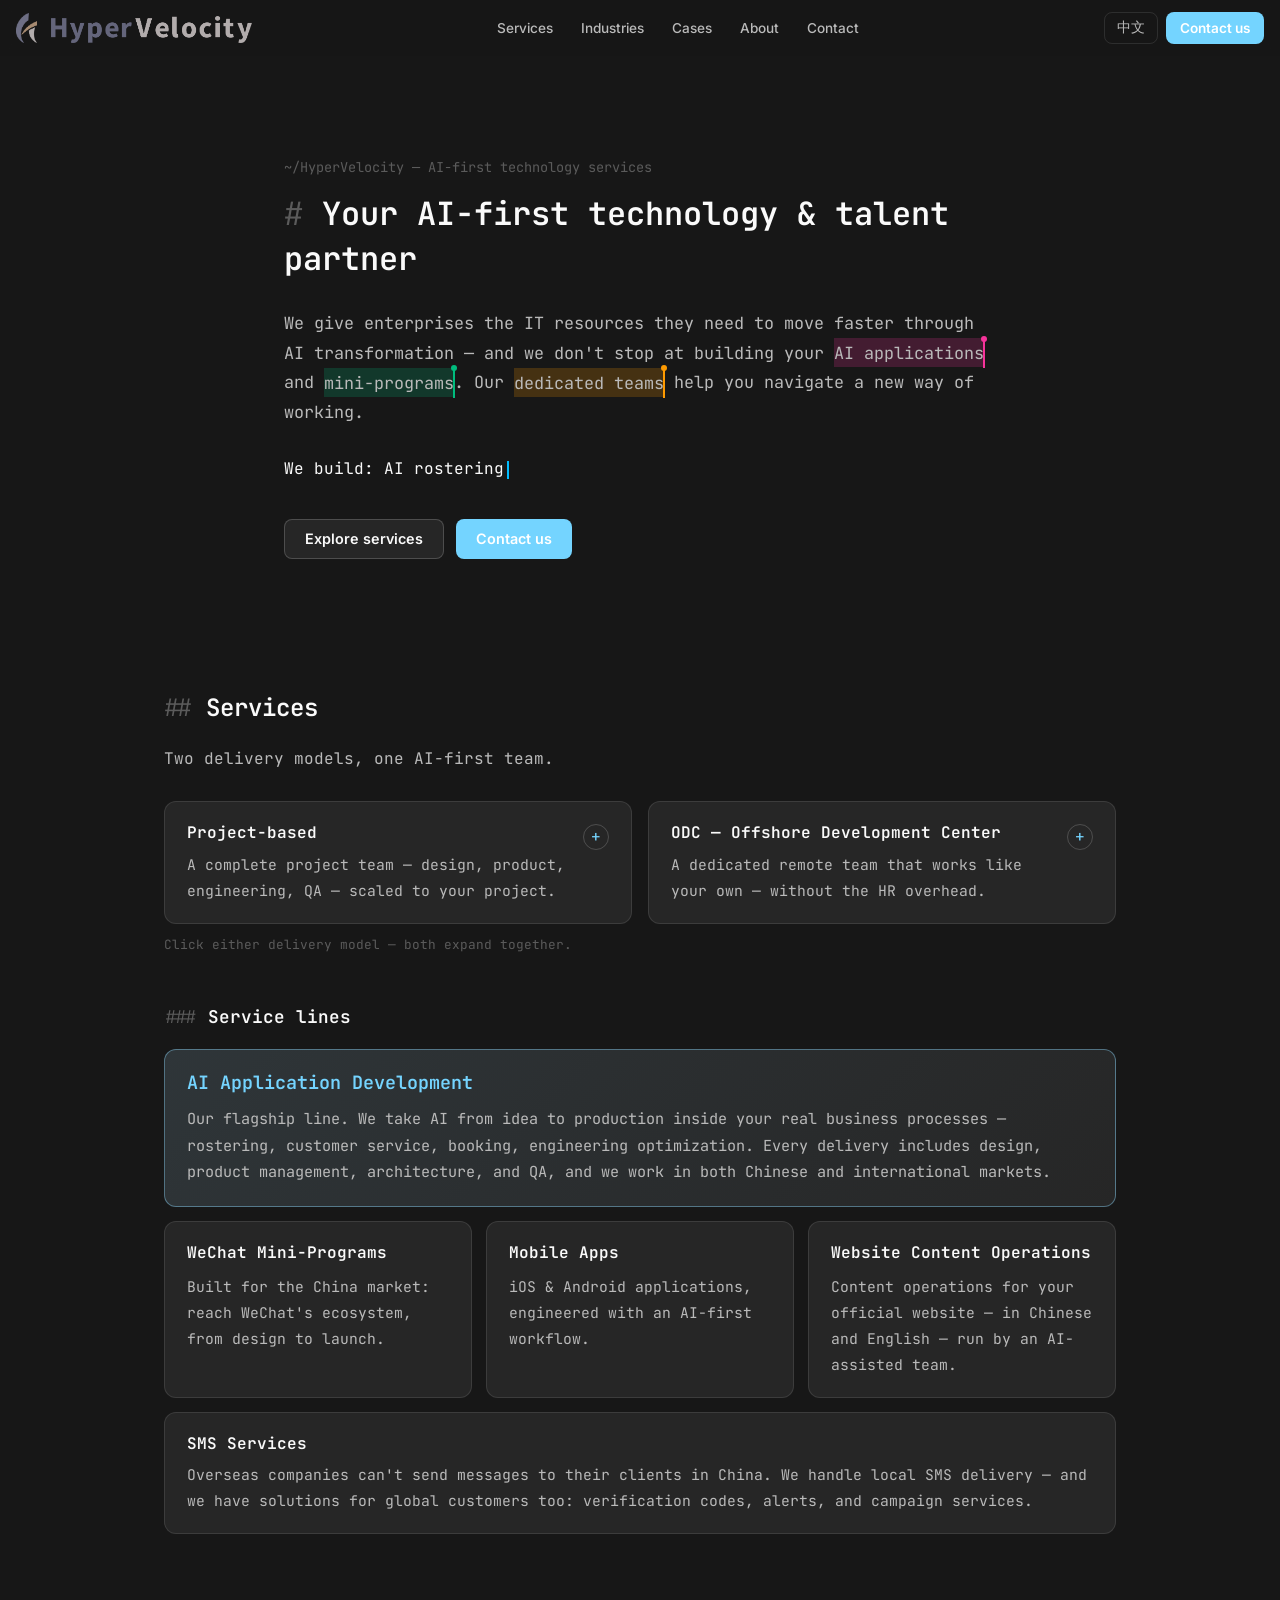
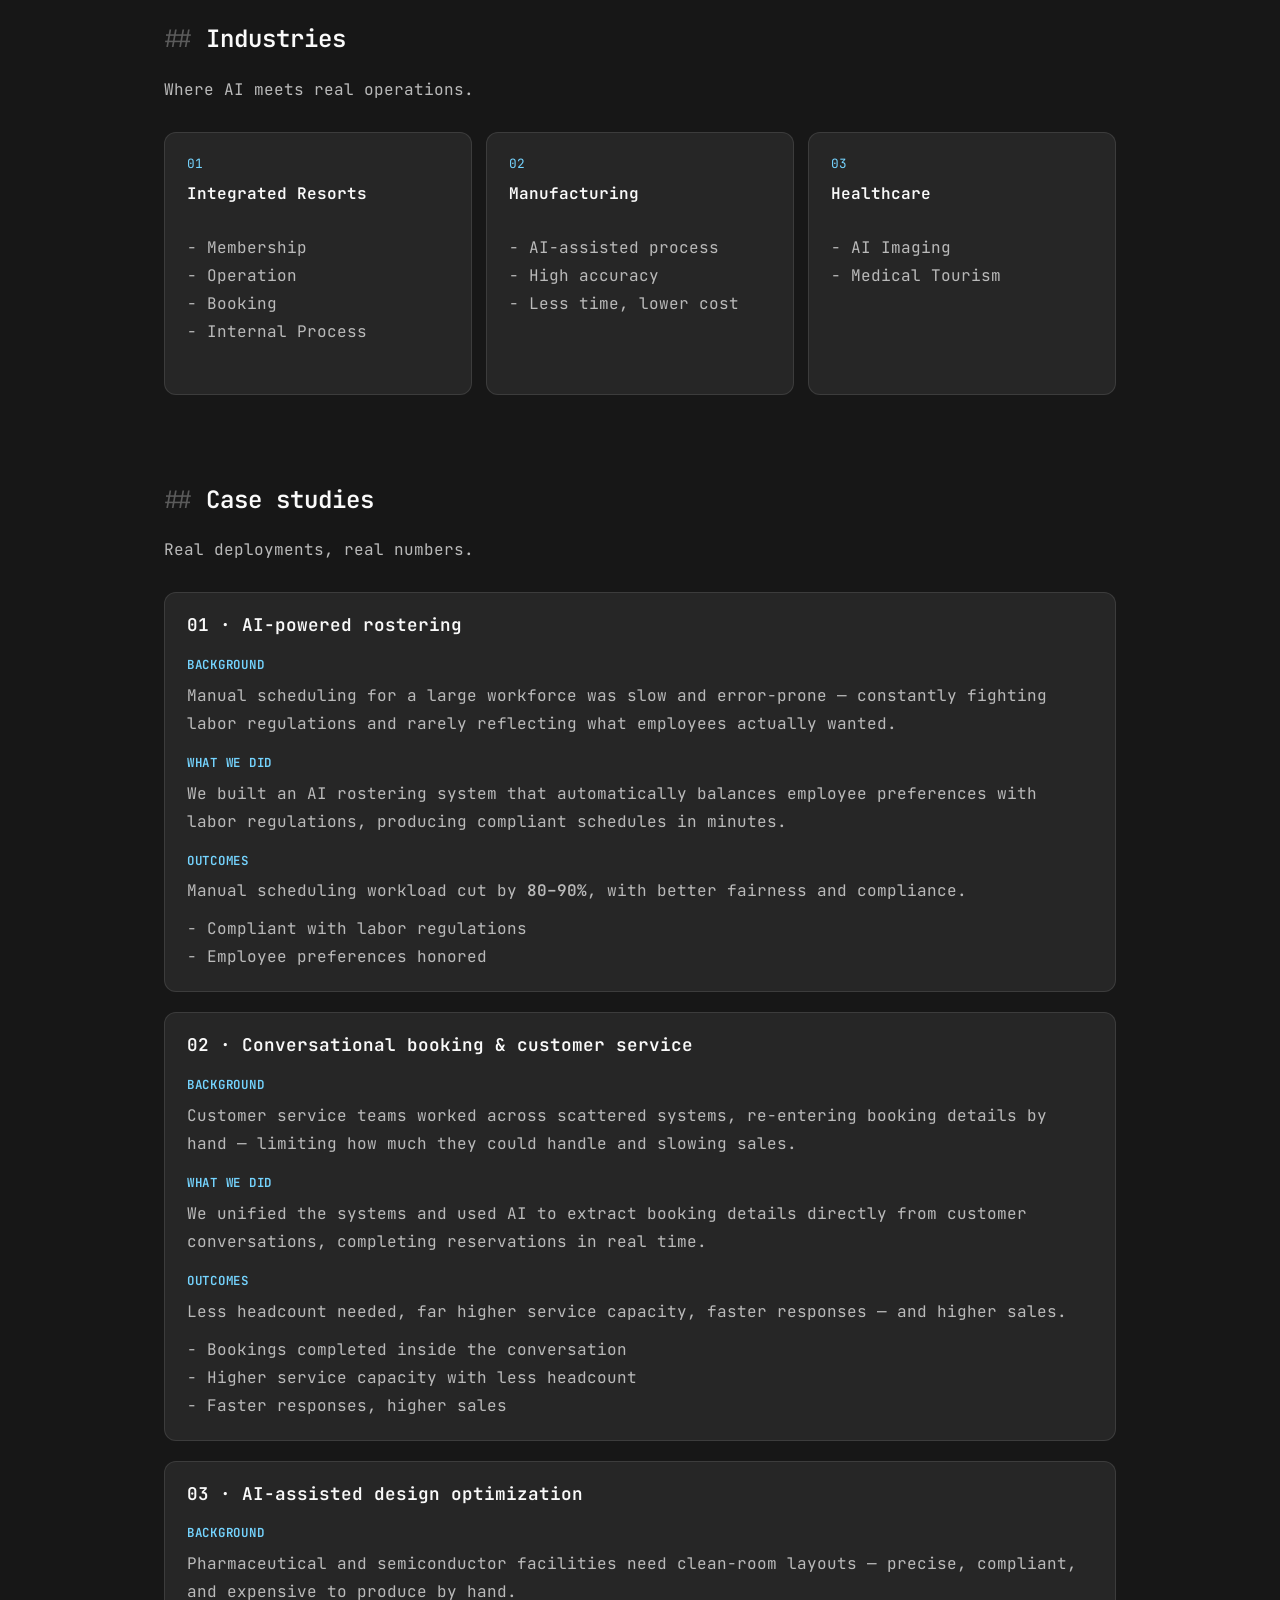
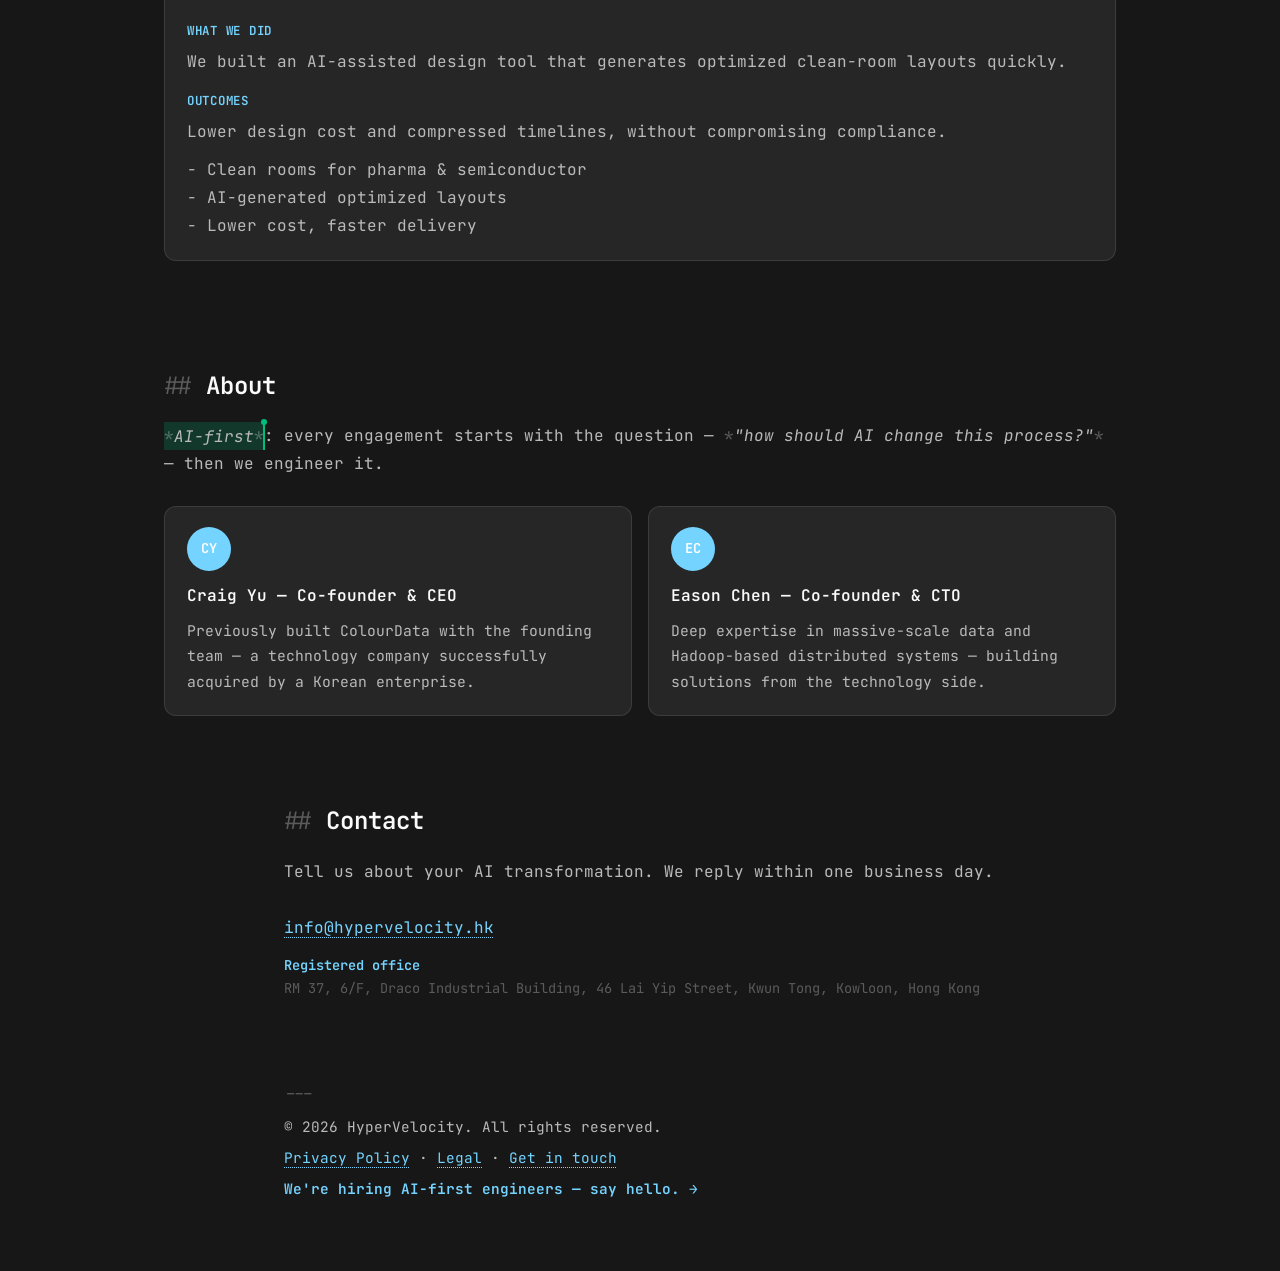
<file: index.html>
<!DOCTYPE html>
<html lang="en">
<head>
  <meta charset="utf-8">
  <meta name="viewport" content="width=device-width, initial-scale=1">
  <title>HyperVelocity — Your AI-first technology &amp; talent partner</title>
  <meta name="description" content="HyperVelocity helps enterprises scale IT capacity and accelerate AI transformation — AI applications, WeChat mini-programs, apps, and dedicated teams, delivered project-based or as an offshore development center (ODC).">
  <meta property="og:site_name" content="HyperVelocity">
  <meta property="og:type" content="website">
  <meta property="og:title" content="HyperVelocity — Your AI-first technology &amp; talent partner">
  <meta property="og:description" content="We give enterprises the IT resources they need to move faster through AI transformation — AI applications, mini-programs, apps, and dedicated teams.">
  <meta property="og:url" content="https://hypervelocity.hk/">
  <meta property="og:image" content="https://hypervelocity.hk/og.png">
  <meta property="og:image:width" content="1200">
  <meta property="og:image:height" content="630">
  <meta name="twitter:card" content="summary_large_image">
  <meta name="twitter:image" content="https://hypervelocity.hk/og.png">
  <link rel="icon" type="image/png" href="/favicon.png?v=4">
  <link rel="preconnect" href="https://fonts.googleapis.com">
  <link rel="preconnect" href="https://fonts.gstatic.com" crossorigin>
  <link href="https://fonts.googleapis.com/css2?family=Inter:wght@400;500;600&family=JetBrains+Mono:wght@400;600&display=swap" rel="stylesheet">
  <link rel="stylesheet" href="styles.css">
</head>
<body>

<header class="site-header" id="site-header">
  <a class="logo" href="#top" aria-label="HyperVelocity home">
    <img src="logo.png" alt="HyperVelocity logo" class="logo-img logo-mark">
    <img src="wordmark.png" alt="HyperVelocity" class="logo-img logo-wordmark">
  </a>
  <nav class="site-nav" id="site-nav" aria-label="Main navigation">
    <a href="#services" data-i18n="nav.services">Services</a>
    <a href="#industries" data-i18n="nav.industries">Industries</a>
    <a href="#cases" data-i18n="nav.cases">Cases</a>
    <a href="#about" data-i18n="nav.about">About</a>
    <a href="#contact" data-i18n="nav.contact">Contact</a>
  </nav>
  <div class="header-actions">
    <button id="lang-toggle" class="lang-toggle" type="button" aria-label="Switch language">中文</button>
    <a class="cta" href="#contact" data-i18n="nav.cta">Contact us</a>
    <button id="menu-toggle" class="menu-toggle" type="button" aria-label="Toggle menu" aria-expanded="false">
      <span></span><span></span><span></span>
    </button>
  </div>
</header>

<main id="top">

  <!-- ============ HERO ============ -->
  <section class="editor-document hero">
    <p class="doc-path"><span class="muted">~/HyperVelocity</span> — <span data-i18n="hero.badge">AI-first technology services</span></p>
    <h1 data-i18n="hero.title">Your AI-first technology &amp; talent partner</h1>
    <p class="lede" data-i18n-html="hero.lede">We give enterprises the IT resources they need to move faster through AI transformation — and we don't stop at building your <span class="agent-word" data-agent="claude">AI applications</span> and <span class="agent-word" data-agent="codex">mini-programs</span>. Our <span class="agent-word" data-agent="cursor">dedicated teams</span> help you navigate a new way of working.</p>
    <p class="type-line"><span data-i18n="hero.typelabel">We build:</span> <span id="typing" class="typing" data-typing></span></p>
    <p class="hero-cta">
      <a class="btn btn-secondary" href="#services" data-i18n="hero.cta2">Explore services</a>
      <a class="btn btn-primary" href="#contact" data-i18n="hero.cta1">Contact us</a>
    </p>
  </section>

  <!-- ============ SERVICES ============ -->
  <section class="section wide" id="services">
    <div class="editor-document">
      <h2 data-i18n="services.title">Services</h2>
      <p class="intro" data-i18n="services.intro">Two delivery models, one AI-first team.</p>

      <div class="mode-grid">
        <article class="card mode-card" id="mode-project">
          <div class="mode-card-head" role="button" tabindex="0" aria-expanded="false" aria-controls="mode-project-detail">
            <div>
              <h3 data-i18n="services.mode1.title">Project-based</h3>
              <p class="mode-summary" data-i18n="services.mode1.summary">A complete project team — design, product, engineering, QA — scaled to your project.</p>
            </div>
            <span class="mode-arrow" aria-hidden="true">+</span>
          </div>
          <div class="mode-detail" id="mode-project-detail" hidden>
            <p data-i18n="services.mode1.detail">We assemble a full project team for you — from designer to product manager, front-end and back-end engineers, and QA — and scale it according to your project's needs and timeline so every milestone gets met. You get a clear development roadmap, backed by a team that supports you end to end, including technology solutioning.</p>
            <ul>
              <li data-i18n="services.mode1.b1">Full project team: design, PM, engineering &amp; QA</li>
              <li data-i18n="services.mode1.b2">Team scales with project needs &amp; timeline</li>
              <li data-i18n="services.mode1.b3">Clear roadmap, technical solutioning included</li>
            </ul>
          </div>
        </article>

        <article class="card mode-card" id="mode-odc">
          <div class="mode-card-head" role="button" tabindex="0" aria-expanded="false" aria-controls="mode-odc-detail">
            <div>
              <h3 data-i18n="services.mode2.title">ODC — Offshore Development Center</h3>
              <p class="mode-summary" data-i18n="services.mode2.summary">A dedicated remote team that works like your own — without the HR overhead.</p>
            </div>
            <span class="mode-arrow" aria-hidden="true">+</span>
          </div>
          <div class="mode-detail" id="mode-odc-detail" hidden>
            <p data-i18n="services.mode2.detail">We staff it with proven talent and recruit as your needs grow. You don't handle any complex HR management — we do. You join the daily stand-ups and use your own task management system, and the team works alongside yours like your employees. It's scalable by design: if people change, we backfill. Stability and quality assurance are guaranteed — with clear, well-written documentation as a standing requirement.</p>
            <ul>
              <li data-i18n="services.mode2.b1">Scalable — backfill whenever people change</li>
              <li data-i18n="services.mode2.b2">Stability &amp; QA guaranteed</li>
              <li data-i18n="services.mode2.b3">Clear documentation, always</li>
            </ul>
          </div>
        </article>
      </div>
      <p class="mode-hint" data-i18n="services.mode.more">Click either delivery model — both expand together.</p>

      <h3 class="subhead" data-i18n="services.lines.title">Service lines</h3>
      <div class="service-grid">
        <article class="card service-feature">
          <h4 data-i18n="services.s1.title">AI Application Development</h4>
          <p data-i18n="services.s1.body">Our flagship line. We take AI from idea to production inside your real business processes — rostering, customer service, booking, engineering optimization. Every delivery includes design, product management, architecture, and QA, and we work in both Chinese and international markets.</p>
        </article>
        <article class="card">
          <h4 data-i18n="services.s2.title">WeChat Mini-Programs</h4>
          <p data-i18n="services.s2.body">Built for the China market: reach WeChat's ecosystem, from design to launch.</p>
        </article>
        <article class="card">
          <h4 data-i18n="services.s3.title">Mobile Apps</h4>
          <p data-i18n="services.s3.body">iOS &amp; Android applications, engineered with an AI-first workflow.</p>
        </article>
        <article class="card">
          <h4 data-i18n="services.s4.title">Website Content Operations</h4>
          <p data-i18n="services.s4.body">Content operations for your official website — in Chinese and English — run by an AI-assisted team.</p>
        </article>
        <article class="card sms-band">
          <div>
            <h4 data-i18n="services.s5.title">SMS Services</h4>
            <p data-i18n="services.s5.body">Overseas companies can't send messages to their clients in China. We handle local SMS delivery — and we have solutions for global customers too: verification codes, alerts, and campaign services.</p>
          </div>
        </article>
      </div>
    </div>
  </section>

  <!-- ============ INDUSTRIES ============ -->
  <section class="section wide" id="industries">
    <div class="editor-document">
      <h2 data-i18n="industries.title">Industries</h2>
      <p class="intro" data-i18n="industries.intro">Where AI meets real operations.</p>
      <div class="industry-grid">
        <article class="card">
          <span class="industry-no">01</span>
          <h4 data-i18n="industries.i1.title">Integrated Resorts</h4>
          <ul class="industry-list">
            <li data-i18n="industries.i1.b1">Membership</li>
            <li data-i18n="industries.i1.b2">Operation</li>
            <li data-i18n="industries.i1.b3">Booking</li>
            <li data-i18n="industries.i1.b4">Internal Process</li>
          </ul>
        </article>
        <article class="card">
          <span class="industry-no">02</span>
          <h4 data-i18n="industries.i2.title">Manufacturing</h4>
          <ul class="industry-list">
            <li data-i18n="industries.i2.b1">AI-assisted process</li>
            <li data-i18n="industries.i2.b2">High accuracy</li>
            <li data-i18n="industries.i2.b3">Less time, lower cost</li>
          </ul>
        </article>
        <article class="card">
          <span class="industry-no">03</span>
          <h4 data-i18n="industries.i4.title">Healthcare</h4>
          <ul class="industry-list">
            <li data-i18n="industries.i4.b1">AI Imaging</li>
            <li data-i18n="industries.i4.b2">Medical Tourism</li>
          </ul>
        </article>
      </div>
    </div>
  </section>

  <!-- ============ CASE STUDIES ============ -->
  <section class="section wide" id="cases">
    <div class="editor-document">
      <h2 data-i18n="cases.title">Case studies</h2>
      <p class="intro" data-i18n="cases.intro">Real deployments, real numbers.</p>

      <article class="case">
        <h3>01 · <span data-i18n="cases.c1.title">AI-powered rostering</span></h3>
        <div class="case-part">
          <h4 data-i18n="cases.f.bg">Background</h4>
          <p data-i18n="cases.c1.bg">Manual scheduling for a large workforce was slow and error-prone — constantly fighting labor regulations and rarely reflecting what employees actually wanted.</p>
        </div>
        <div class="case-part">
          <h4 data-i18n="cases.f.did">What we did</h4>
          <p data-i18n="cases.c1.did">We built an AI rostering system that automatically balances employee preferences with labor regulations, producing compliant schedules in minutes.</p>
        </div>
        <div class="case-part">
          <h4 data-i18n="cases.f.out">Outcomes</h4>
          <p data-i18n-html="cases.c1.out">Manual scheduling workload cut by <strong class="metric">80–90%</strong>, with better fairness and compliance.</p>
          <ul>
            <li data-i18n="cases.c1.o1">Compliant with labor regulations</li>
            <li data-i18n="cases.c1.o2">Employee preferences honored</li>
          </ul>
        </div>
      </article>

      <article class="case">
        <h3>02 · <span data-i18n="cases.c2.title">Conversational booking &amp; customer service</span></h3>
        <div class="case-part">
          <h4 data-i18n="cases.f.bg">Background</h4>
          <p data-i18n="cases.c2.bg">Customer service teams worked across scattered systems, re-entering booking details by hand — limiting how much they could handle and slowing sales.</p>
        </div>
        <div class="case-part">
          <h4 data-i18n="cases.f.did">What we did</h4>
          <p data-i18n="cases.c2.did">We unified the systems and used AI to extract booking details directly from customer conversations, completing reservations in real time.</p>
        </div>
        <div class="case-part">
          <h4 data-i18n="cases.f.out">Outcomes</h4>
          <p data-i18n="cases.c2.out">Less headcount needed, far higher service capacity, faster responses — and higher sales.</p>
          <ul>
            <li data-i18n="cases.c2.o1">Bookings completed inside the conversation</li>
            <li data-i18n="cases.c2.o2">Higher service capacity with less headcount</li>
            <li data-i18n="cases.c2.o3">Faster responses, higher sales</li>
          </ul>
        </div>
      </article>

      <article class="case">
        <h3>03 · <span data-i18n="cases.c3.title">AI-assisted design optimization</span></h3>
        <div class="case-part">
          <h4 data-i18n="cases.f.bg">Background</h4>
          <p data-i18n="cases.c3.bg">Pharmaceutical and semiconductor facilities need clean-room layouts — precise, compliant, and expensive to produce by hand.</p>
        </div>
        <div class="case-part">
          <h4 data-i18n="cases.f.did">What we did</h4>
          <p data-i18n="cases.c3.did">We built an AI-assisted design tool that generates optimized clean-room layouts quickly.</p>
        </div>
        <div class="case-part">
          <h4 data-i18n="cases.f.out">Outcomes</h4>
          <p data-i18n="cases.c3.out">Lower design cost and compressed timelines, without compromising compliance.</p>
          <ul>
            <li data-i18n="cases.c3.o1">Clean rooms for pharma &amp; semiconductor</li>
            <li data-i18n="cases.c3.o2">AI-generated optimized layouts</li>
            <li data-i18n="cases.c3.o3">Lower cost, faster delivery</li>
          </ul>
        </div>
      </article>
    </div>
  </section>

  <!-- ============ ABOUT ============ -->
  <section class="section wide" id="about">
    <div class="editor-document">
      <h2 data-i18n="about.title">About</h2>
      <p class="intro" data-i18n-html="about.philosophy"><em class="agent-word" data-agent="codex">AI-first</em>: every engagement starts with the question — <em>"how should AI change this process?"</em> — then we engineer it.</p>
      <div class="founder-grid">
        <article class="card founder">
          <div class="avatar">CY</div>
          <h4>Craig Yu — <span data-i18n="about.f1.role">Co-founder &amp; CEO</span></h4>
          <p data-i18n="about.f1.bio">Previously built ColourData with the founding team — a technology company successfully acquired by a Korean enterprise.</p>
        </article>
        <article class="card founder">
          <div class="avatar">EC</div>
          <h4>Eason Chen — <span data-i18n="about.f3.role">Co-founder &amp; CTO</span></h4>
          <p data-i18n="about.f3.bio">Deep expertise in massive-scale data and Hadoop-based distributed systems — building solutions from the technology side.</p>
        </article>
      </div>
    </div>
  </section>

  <!-- ============ CONTACT ============ -->
  <section class="section" id="contact">
    <div class="editor-document">
      <h2 data-i18n="contact.title">Contact</h2>
      <p class="intro" data-i18n="contact.intro">Tell us about your AI transformation. We reply within one business day.</p>
      <p class="contact-email"><a href="mailto:info@hypervelocity.hk">info@hypervelocity.hk</a></p>
      <p class="contact-address"><span data-i18n="contact.addressLabel">Registered office</span><br>
      <span data-i18n="contact.address">RM 37, 6/F, Draco Industrial Building, 46 Lai Yip Street, Kwun Tong, Kowloon, Hong Kong</span></p>
    </div>
  </section>

  <div class="editor-footer-rule" aria-hidden="true">---</div>
  <footer class="editor-footer">
    <p>© 2026 HyperVelocity. <span data-i18n="footer.rights">All rights reserved.</span></p>
    <p>
      <a href="privacy.html" data-i18n="footer.privacy">Privacy Policy</a> ·
      <a href="legal.html" data-i18n="footer.legal">Legal</a> ·
      <a href="mailto:info@hypervelocity.hk" data-i18n="footer.contact">Get in touch</a>
    </p>
    <p class="hiring" data-i18n="footer.hiring">We're hiring AI-first engineers — say hello.</p>
  </footer>
</main>

<script src="script.js" defer></script>
</body>
</html>
</file>
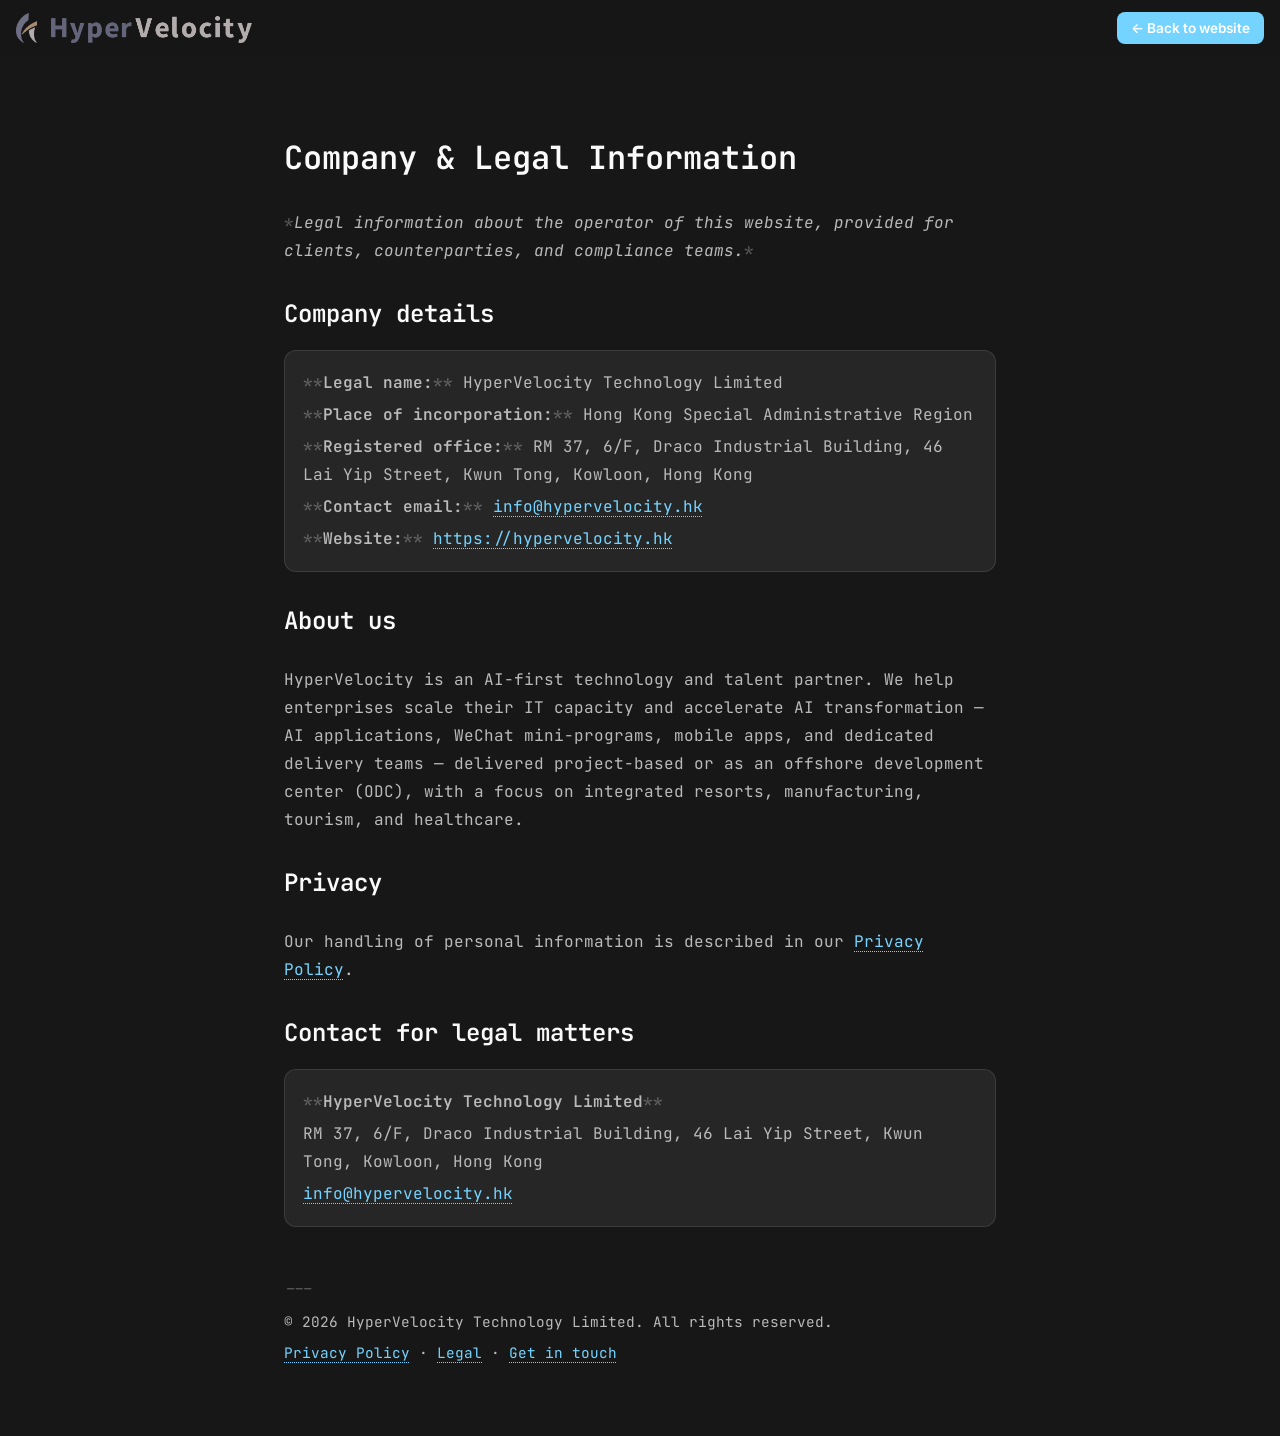
<file: legal.html>
<!DOCTYPE html>
<html lang="en">
<head>
  <meta charset="utf-8">
  <meta name="viewport" content="width=device-width, initial-scale=1">
  <title>Company &amp; Legal Information | HyperVelocity</title>
  <meta name="description" content="Company and legal information for HyperVelocity Technology Limited.">
  <link rel="icon" type="image/png" href="/favicon.png">
  <link rel="preconnect" href="https://fonts.googleapis.com">
  <link rel="preconnect" href="https://fonts.gstatic.com" crossorigin>
  <link href="https://fonts.googleapis.com/css2?family=Inter:wght@400;500;600&family=JetBrains+Mono:wght@400;600&display=swap" rel="stylesheet">
  <link rel="stylesheet" href="styles.css">
  <style>
    .legal-doc .editor-document > h1:before,
    .legal-doc .editor-document > h2:before,
    .legal-doc .editor-document > h3:before { content: none; }
    .legal-doc .editor-document { padding-top: 48px; }
    .legal-doc .doc-block {
      margin: 20px 0;
      padding: 14px 18px;
      background: var(--muted-bg);
      border: 1px solid var(--border);
      border-radius: 12px;
    }
    .legal-doc .doc-block p { margin: 4px 0; }
  </style>
</head>
<body class="legal-doc">

<header class="site-header" id="site-header">
  <a class="logo" href="index.html" aria-label="HyperVelocity home">
    <img src="logo.png" alt="HyperVelocity logo" class="logo-img logo-mark">
    <img src="wordmark.png" alt="HyperVelocity" class="logo-img logo-wordmark">
  </a>
  <div class="header-actions">
    <a class="cta" href="index.html">← Back to website</a>
  </div>
</header>

<main class="editor-document">
  <h1>Company &amp; Legal Information</h1>
  <p><em>Legal information about the operator of this website, provided for clients, counterparties, and compliance teams.</em></p>

  <h2>Company details</h2>
  <div class="doc-block">
    <p><strong>Legal name:</strong> HyperVelocity Technology Limited</p>
    <p><strong>Place of incorporation:</strong> Hong Kong Special Administrative Region</p>
    <p><strong>Registered office:</strong> RM 37, 6/F, Draco Industrial Building, 46 Lai Yip Street, Kwun Tong, Kowloon, Hong Kong</p>
    <p><strong>Contact email:</strong> <a href="mailto:info@hypervelocity.hk">info@hypervelocity.hk</a></p>
    <p><strong>Website:</strong> <a href="https://hypervelocity.hk">https://hypervelocity.hk</a></p>
  </div>

  <h2>About us</h2>
  <p>HyperVelocity is an AI-first technology and talent partner. We help enterprises scale their IT capacity and accelerate AI transformation — AI applications, WeChat mini-programs, mobile apps, and dedicated delivery teams — delivered project-based or as an offshore development center (ODC), with a focus on integrated resorts, manufacturing, tourism, and healthcare.</p>

  <h2>Privacy</h2>
  <p>Our handling of personal information is described in our <a href="privacy.html">Privacy Policy</a>.</p>

  <h2>Contact for legal matters</h2>
  <div class="doc-block">
    <p><strong>HyperVelocity Technology Limited</strong></p>
    <p>RM 37, 6/F, Draco Industrial Building, 46 Lai Yip Street, Kwun Tong, Kowloon, Hong Kong</p>
    <p><a href="mailto:info@hypervelocity.hk">info@hypervelocity.hk</a></p>
  </div>
</main>

<div class="editor-footer-rule" aria-hidden="true">---</div>
<footer class="editor-footer">
  <p>© 2026 HyperVelocity Technology Limited. All rights reserved.</p>
  <p>
    <a href="privacy.html">Privacy Policy</a> ·
    <a href="legal.html">Legal</a> ·
    <a href="mailto:info@hypervelocity.hk">Get in touch</a>
  </p>
</footer>

</body>
</html>
</file>
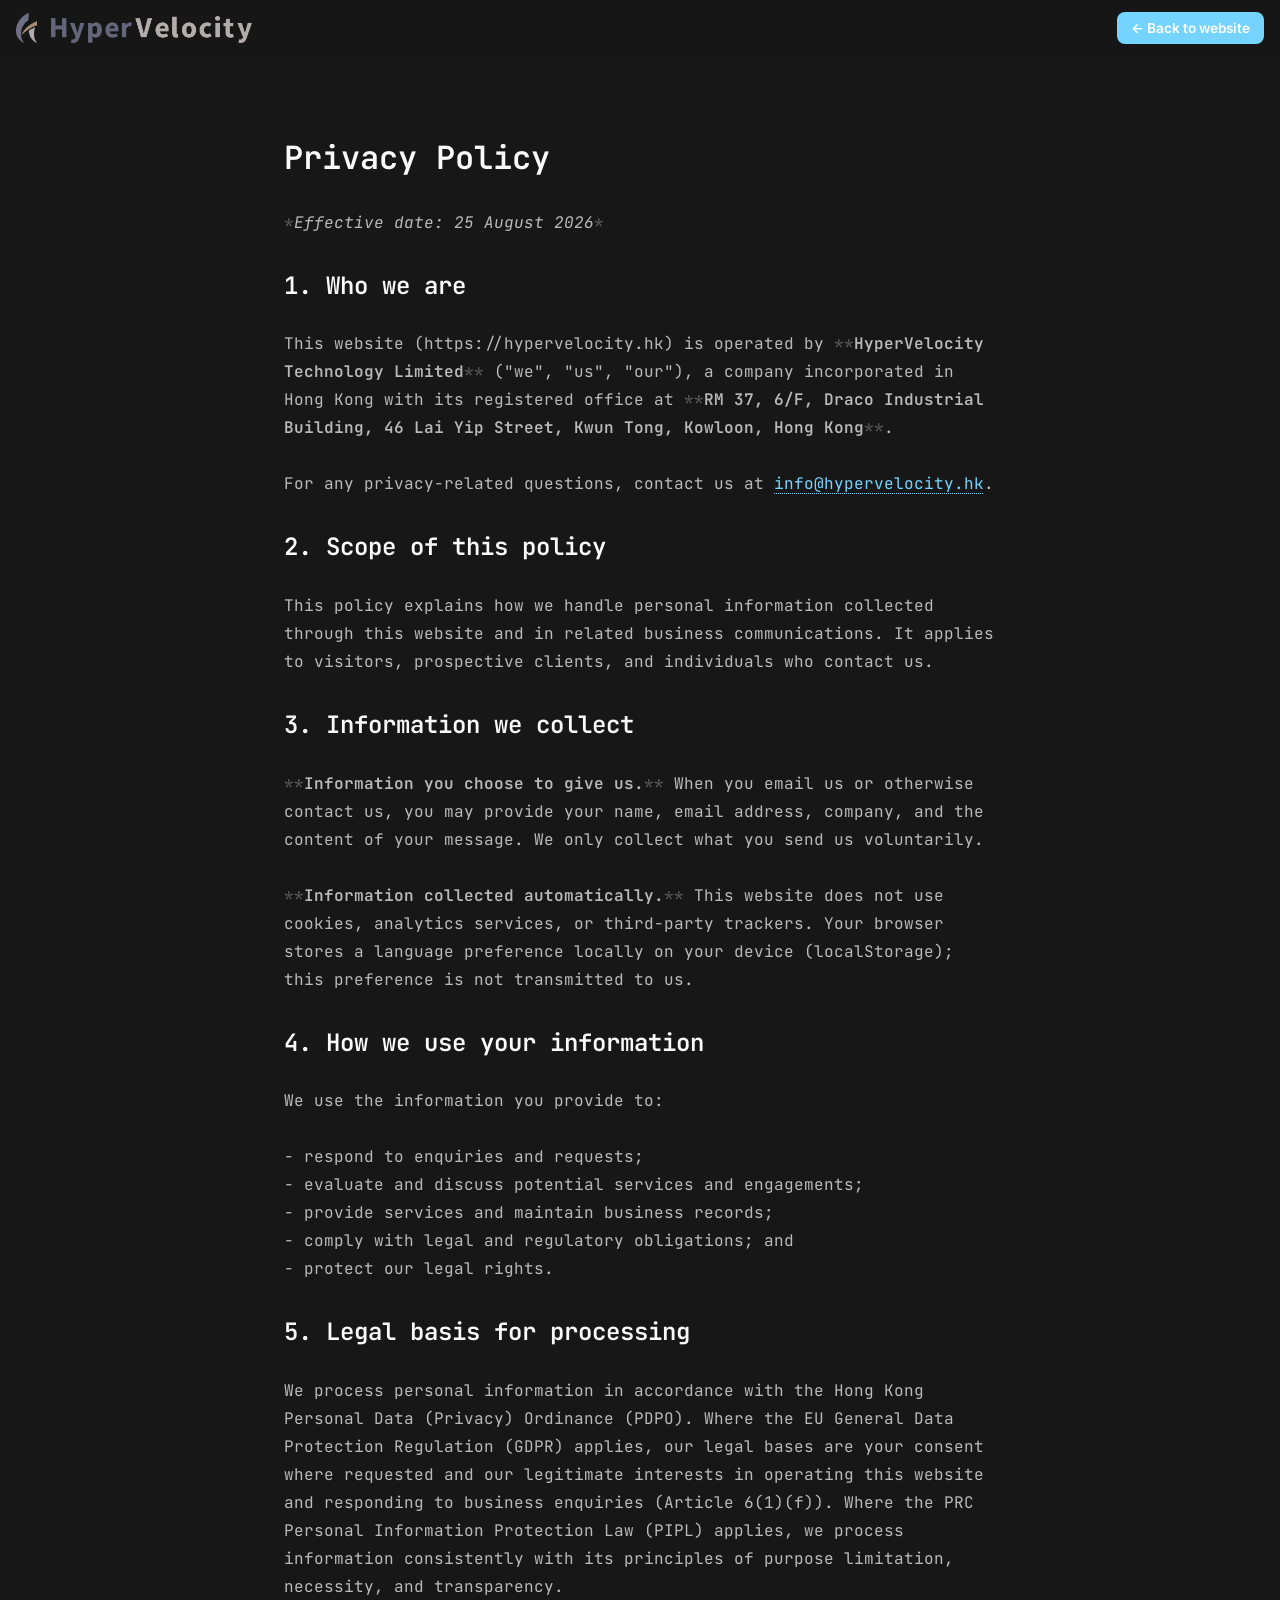
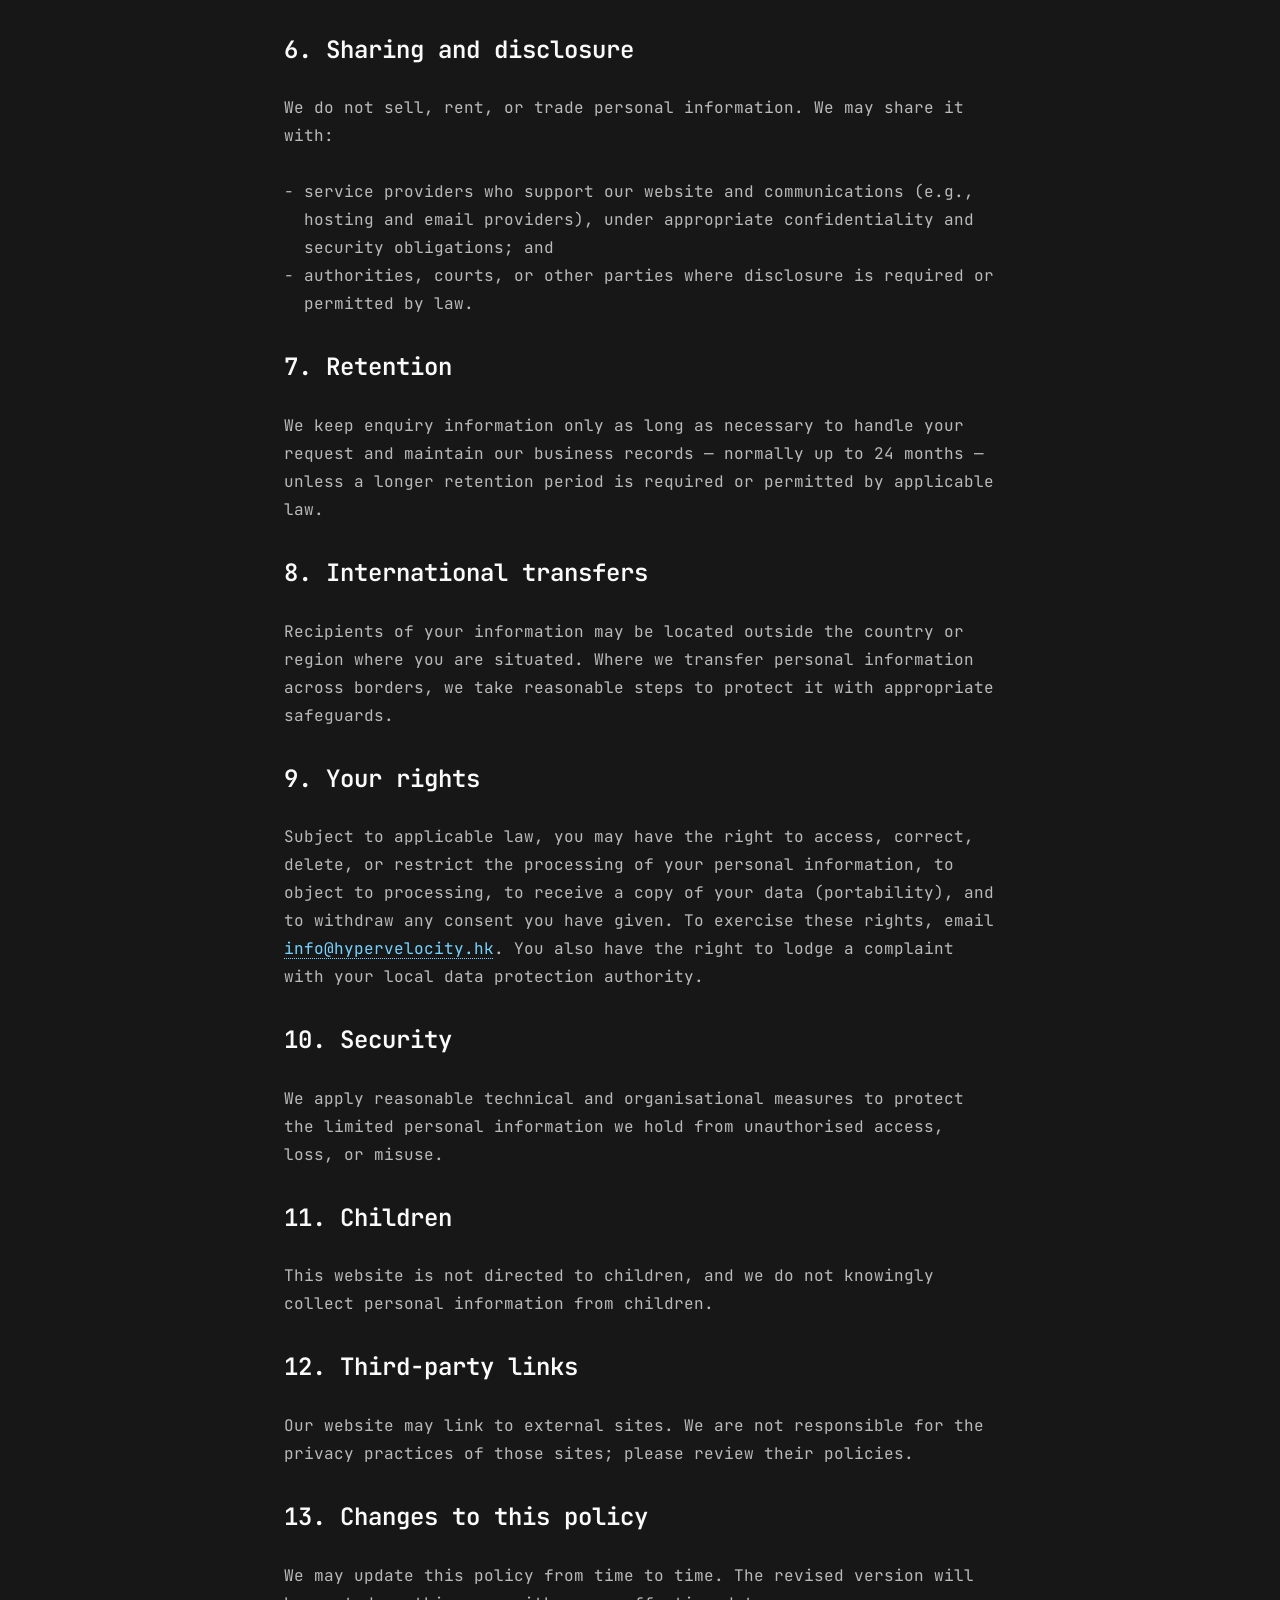
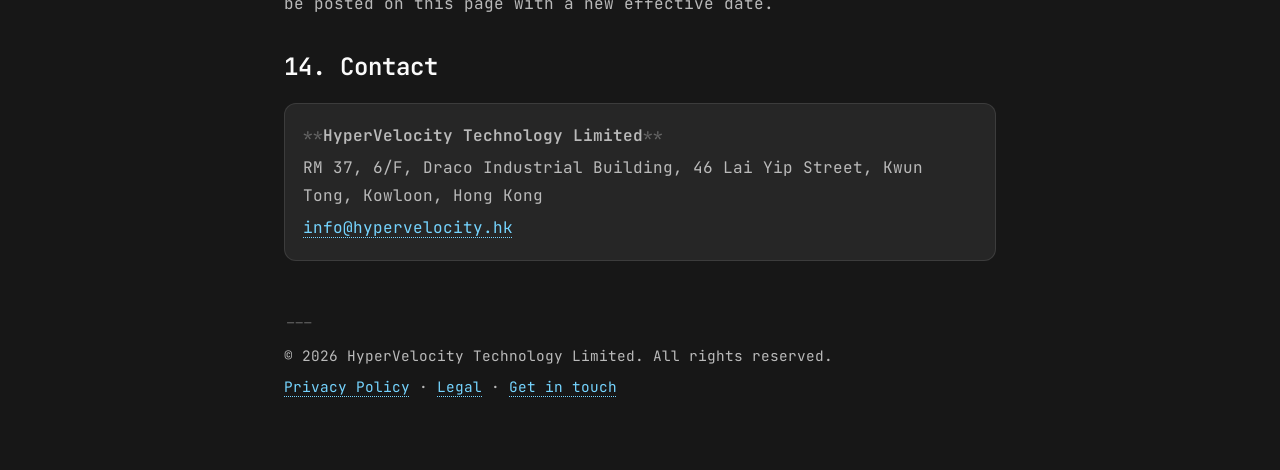
<file: privacy.html>
<!DOCTYPE html>
<html lang="en">
<head>
  <meta charset="utf-8">
  <meta name="viewport" content="width=device-width, initial-scale=1">
  <title>Privacy Policy | HyperVelocity</title>
  <meta name="description" content="Privacy Policy of HyperVelocity Technology Limited.">
  <link rel="icon" type="image/png" href="/favicon.png">
  <link rel="preconnect" href="https://fonts.googleapis.com">
  <link rel="preconnect" href="https://fonts.gstatic.com" crossorigin>
  <link href="https://fonts.googleapis.com/css2?family=Inter:wght@400;500;600&family=JetBrains+Mono:wght@400;600&display=swap" rel="stylesheet">
  <link rel="stylesheet" href="styles.css">
  <style>
    /* legal / policy pages: clean headings without the markdown "#" prefix */
    .legal-doc .editor-document > h1:before,
    .legal-doc .editor-document > h2:before,
    .legal-doc .editor-document > h3:before { content: none; }
    .legal-doc .editor-document { padding-top: 48px; }
    .legal-doc .doc-block {
      margin: 20px 0;
      padding: 14px 18px;
      background: var(--muted-bg);
      border: 1px solid var(--border);
      border-radius: 12px;
    }
    .legal-doc .doc-block p { margin: 4px 0; }
    .legal-doc dt { font-weight: 600; color: var(--text); }
    .legal-doc dd { margin: 2px 0 12px; }
  </style>
</head>
<body class="legal-doc">

<header class="site-header" id="site-header">
  <a class="logo" href="index.html" aria-label="HyperVelocity home">
    <img src="logo.png" alt="HyperVelocity logo" class="logo-img logo-mark">
    <img src="wordmark.png" alt="HyperVelocity" class="logo-img logo-wordmark">
  </a>
  <div class="header-actions">
    <a class="cta" href="index.html">← Back to website</a>
  </div>
</header>

<main class="editor-document">
  <h1>Privacy Policy</h1>
  <p><em>Effective date: 25 August 2026</em></p>

  <h2>1. Who we are</h2>
  <p>This website (https://hypervelocity.hk) is operated by <strong>HyperVelocity Technology Limited</strong> ("we", "us", "our"), a company incorporated in Hong Kong with its registered office at <strong>RM 37, 6/F, Draco Industrial Building, 46 Lai Yip Street, Kwun Tong, Kowloon, Hong Kong</strong>.</p>
  <p>For any privacy-related questions, contact us at <a href="mailto:info@hypervelocity.hk">info@hypervelocity.hk</a>.</p>

  <h2>2. Scope of this policy</h2>
  <p>This policy explains how we handle personal information collected through this website and in related business communications. It applies to visitors, prospective clients, and individuals who contact us.</p>

  <h2>3. Information we collect</h2>
  <p><strong>Information you choose to give us.</strong> When you email us or otherwise contact us, you may provide your name, email address, company, and the content of your message. We only collect what you send us voluntarily.</p>
  <p><strong>Information collected automatically.</strong> This website does not use cookies, analytics services, or third-party trackers. Your browser stores a language preference locally on your device (localStorage); this preference is not transmitted to us.</p>

  <h2>4. How we use your information</h2>
  <p>We use the information you provide to:</p>
  <ul>
    <li>respond to enquiries and requests;</li>
    <li>evaluate and discuss potential services and engagements;</li>
    <li>provide services and maintain business records;</li>
    <li>comply with legal and regulatory obligations; and</li>
    <li>protect our legal rights.</li>
  </ul>

  <h2>5. Legal basis for processing</h2>
  <p>We process personal information in accordance with the Hong Kong Personal Data (Privacy) Ordinance (PDPO). Where the EU General Data Protection Regulation (GDPR) applies, our legal bases are your consent where requested and our legitimate interests in operating this website and responding to business enquiries (Article 6(1)(f)). Where the PRC Personal Information Protection Law (PIPL) applies, we process information consistently with its principles of purpose limitation, necessity, and transparency.</p>

  <h2>6. Sharing and disclosure</h2>
  <p>We do not sell, rent, or trade personal information. We may share it with:</p>
  <ul>
    <li>service providers who support our website and communications (e.g., hosting and email providers), under appropriate confidentiality and security obligations; and</li>
    <li>authorities, courts, or other parties where disclosure is required or permitted by law.</li>
  </ul>

  <h2>7. Retention</h2>
  <p>We keep enquiry information only as long as necessary to handle your request and maintain our business records — normally up to 24 months — unless a longer retention period is required or permitted by applicable law.</p>

  <h2>8. International transfers</h2>
  <p>Recipients of your information may be located outside the country or region where you are situated. Where we transfer personal information across borders, we take reasonable steps to protect it with appropriate safeguards.</p>

  <h2>9. Your rights</h2>
  <p>Subject to applicable law, you may have the right to access, correct, delete, or restrict the processing of your personal information, to object to processing, to receive a copy of your data (portability), and to withdraw any consent you have given. To exercise these rights, email <a href="mailto:info@hypervelocity.hk">info@hypervelocity.hk</a>. You also have the right to lodge a complaint with your local data protection authority.</p>

  <h2>10. Security</h2>
  <p>We apply reasonable technical and organisational measures to protect the limited personal information we hold from unauthorised access, loss, or misuse.</p>

  <h2>11. Children</h2>
  <p>This website is not directed to children, and we do not knowingly collect personal information from children.</p>

  <h2>12. Third-party links</h2>
  <p>Our website may link to external sites. We are not responsible for the privacy practices of those sites; please review their policies.</p>

  <h2>13. Changes to this policy</h2>
  <p>We may update this policy from time to time. The revised version will be posted on this page with a new effective date.</p>

  <h2>14. Contact</h2>
  <div class="doc-block">
    <p><strong>HyperVelocity Technology Limited</strong></p>
    <p>RM 37, 6/F, Draco Industrial Building, 46 Lai Yip Street, Kwun Tong, Kowloon, Hong Kong</p>
    <p><a href="mailto:info@hypervelocity.hk">info@hypervelocity.hk</a></p>
  </div>
</main>

<div class="editor-footer-rule" aria-hidden="true">---</div>
<footer class="editor-footer">
  <p>© 2026 HyperVelocity Technology Limited. All rights reserved.</p>
  <p>
    <a href="privacy.html">Privacy Policy</a> ·
    <a href="legal.html">Legal</a> ·
    <a href="mailto:info@hypervelocity.hk">Get in touch</a>
  </p>
</footer>

</body>
</html>
</file>
<file: styles.css>
/* ============================================================
   Hypervelocity — dark editor-style marketing site
   Inspired by classy.md (Astro, JetBrains Mono, OKLCH tokens)
   ============================================================ */

:root {
  /* fallback hex values, overridden with OKLCH below where supported */
  --bg: #17181a;
  --text: #f2f2f5;
  --content: #c6c6cc;
  --muted: #8b8b92;
  --muted-bg: #232327;
  --border: rgba(255, 255, 255, 0.1);
  --border-strong: rgba(255, 255, 255, 0.18);
  --input: rgba(255, 255, 255, 0.08);
  --ring: rgba(255, 255, 255, 0.35);
  --link: #7ea6ff;
  --caret: #8fb4ff;
  --code-bg: rgba(255, 255, 255, 0.05);
  --selection: rgba(126, 166, 255, 0.28);
  --presence-pink: #ff5d9e;
  --presence-amber: #ffb454;
  --presence-emerald: #3dd68c;
  --radius: 12px;
  --max-width: 760px;
  --max-width-wide: 1000px;
}

@supports (color: oklch(0.5 0 0)) {
  :root {
    --bg: oklch(0.205 0 0);
    --text: oklch(0.985 0 0);
    --content: oklch(0.79 0 0);
    --muted: color-mix(in oklab, var(--text) 30%, transparent);
    --muted-bg: oklch(0.269 0 0);
    --border: oklch(1 0 0 / 10%);
    --border-strong: oklch(1 0 0 / 18%);
    --input: oklch(1 0 0 / 8%);
    --ring: oklch(0.556 0 0);
    --link: oklch(0.828 0.111 230.318);
    --caret: oklch(0.746 0.16 232.661);
    --code-bg: color-mix(in oklab, var(--text) 5%, transparent);
    --selection: oklch(0.293 0.066 243.157);
    --presence-pink: oklch(0.656 0.241 354.308);
    --presence-amber: oklch(0.769 0.188 70.08);
    --presence-emerald: oklch(0.696 0.17 162.48);
  }
}

* { box-sizing: border-box; }

html {
  font-family: "Inter", ui-sans-serif, system-ui, sans-serif;
  scroll-behavior: smooth;
  scroll-padding-top: 72px;
}

body {
  margin: 0;
  background: var(--bg);
  color: var(--text);
  -moz-osx-font-smoothing: grayscale;
  -webkit-font-smoothing: antialiased;
}

::selection { background: var(--selection); }

/* ---------- header ---------- */

.site-header {
  position: sticky;
  top: 0;
  z-index: 50;
  display: flex;
  align-items: center;
  justify-content: space-between;
  gap: 16px;
  height: 56px;
  padding: 0 16px;
  border-bottom: 1px solid transparent;
  background: color-mix(in srgb, var(--bg) 88%, transparent);
  backdrop-filter: blur(8px);
  transition: border-color 0.2s ease;
}

.site-header.is-scrolled { border-bottom-color: var(--border); }

.logo {
  display: inline-flex;
  align-items: flex-end;
  gap: 14px;
  color: var(--text);
  text-decoration: none;
  font-weight: 600;
  font-size: 0.95rem;
  white-space: nowrap;
}

.logo svg { width: 20px; height: 20px; color: var(--link); }

.logo-img {
  display: block;
  height: 32px;
  width: auto;
}

.logo-mark {
  height: 30px;
}

.logo-wordmark {
  height: 27px;
}

.site-nav {
  display: flex;
  align-items: center;
  gap: 2px;
}

.site-nav a {
  display: inline-flex;
  align-items: center;
  height: 32px;
  padding: 0 12px;
  border: 1px solid transparent;
  border-radius: 8px;
  color: var(--content);
  font-size: 0.85rem;
  font-weight: 500;
  text-decoration: none;
  transition: all 0.15s ease;
}

.site-nav a:hover {
  background: color-mix(in oklab, var(--muted-bg) 60%, transparent);
  color: var(--text);
}

.header-actions {
  display: flex;
  align-items: center;
  gap: 8px;
}

.lang-toggle {
  height: 32px;
  padding: 0 12px;
  border: 1px solid var(--border);
  border-radius: 8px;
  background: transparent;
  color: var(--content);
  font: 500 0.85rem "Inter", sans-serif;
  cursor: pointer;
  transition: all 0.15s ease;
}

.lang-toggle:hover { border-color: var(--border-strong); color: var(--text); }

.cta {
  display: inline-flex;
  align-items: center;
  height: 32px;
  padding: 0 14px;
  border-radius: 8px;
  background: var(--link);
  color: #fff;
  font-size: 0.85rem;
  font-weight: 600;
  text-decoration: none;
  transition: opacity 0.15s ease;
}

.cta:hover { opacity: 0.85; }

.menu-toggle {
  display: none;
  flex-direction: column;
  justify-content: center;
  gap: 4px;
  width: 32px;
  height: 32px;
  padding: 0;
  border: 1px solid var(--border);
  border-radius: 8px;
  background: transparent;
  cursor: pointer;
}

.menu-toggle span {
  display: block;
  width: 14px;
  height: 1.5px;
  margin: 0 auto;
  background: var(--content);
  transition: transform 0.2s ease, opacity 0.2s ease;
}

.menu-toggle[aria-expanded="true"] span:nth-child(1) { transform: translateY(5.5px) rotate(45deg); }
.menu-toggle[aria-expanded="true"] span:nth-child(2) { opacity: 0; }
.menu-toggle[aria-expanded="true"] span:nth-child(3) { transform: translateY(-5.5px) rotate(-45deg); }

/* ---------- editor document shell ---------- */

.editor-document,
.editor-footer,
.editor-footer-rule {
  width: 100%;
  max-width: var(--max-width);
  margin-right: auto;
  margin-left: auto;
  padding-right: 24px;
  padding-left: 24px;
  font-family: "JetBrains Mono", ui-monospace, SFMono-Regular, Menlo, Monaco, Consolas, "Liberation Mono", "Courier New", monospace;
  font-size: 16px;
  line-height: 1.75;
  color: var(--content);
  overflow-wrap: break-word;
}

.section.wide .editor-document { max-width: var(--max-width-wide); }

.editor-document { padding-top: 32px; }

.hero { padding-top: 72px; padding-bottom: 40px; }

.editor-document p,
.editor-document ul,
.editor-document ol,
.editor-document hr {
  margin: 28px 0;
}

.editor-document h1,
.editor-document h2,
.editor-document h3 {
  margin: 32px 0 20px;
  color: var(--text);
  font: inherit;
  font-weight: 600;
  line-height: 1.4;
  scroll-margin-top: 72px;
}

.editor-document > h1:before,
.editor-document > h2:before,
.editor-document > h3:before {
  color: var(--muted);
  font-weight: 400;
}

.editor-document > h1:before { content: "# "; }
.editor-document > h2:before { content: "## "; }
.editor-document > h3:before { content: "### "; }

.editor-document h1 { font-size: 2rem; }
.editor-document h2 { font-size: 1.5rem; }
.editor-document h3 { font-size: 1.1rem; }

.editor-document a,
.editor-footer a {
  color: var(--link);
  text-decoration-line: underline;
  text-decoration-style: dotted;
  text-decoration-thickness: 1px;
  text-underline-offset: 4px;
}

.editor-document a:hover,
.editor-footer a:hover { text-decoration-style: solid; }

.editor-document ul { padding: 0; }

.editor-document ul:not(.tags) li {
  position: relative;
  display: block;
  padding-left: 2ch;
}

.editor-document ul:not(.tags) li:before {
  position: absolute;
  left: 0;
  width: 2ch;
  color: var(--content);
  content: "- ";
}

.editor-document em { font-style: italic; }

.editor-document em:before,
.editor-document em:after {
  content: "*";
  color: var(--muted);
  font-style: normal;
}

.editor-document strong { color: inherit; font-weight: 600; }

.editor-document strong:not(.metric):before,
.editor-document strong:not(.metric):after {
  content: "**";
  color: var(--muted);
  font-weight: 400;
}

.editor-footer-rule {
  padding-top: 28px;
  color: var(--muted);
}

.editor-footer {
  padding-bottom: 64px;
  font-size: 0.9rem;
}

.editor-footer p { margin: 6px 0; }
.editor-footer .hiring { color: var(--muted); }

/* ---------- hero ---------- */

.doc-path {
  color: var(--muted);
  font-size: 0.85rem;
  margin-bottom: 8px !important;
}

.muted { color: var(--muted); }

.hero h1 { margin: 12px 0 20px; }

.lede { font-size: 1.05rem; }

.type-line {
  margin-top: 8px !important;
  color: var(--text);
}

.typing::after {
  content: "";
  display: inline-block;
  width: 2px;
  height: 1.1em;
  margin-left: 3px;
  vertical-align: text-bottom;
  background: var(--caret);
  animation: cursor-pulse 1.15s ease-in-out infinite;
}

.hero-cta {
  display: flex;
  flex-wrap: wrap;
  gap: 12px;
  margin-top: 36px !important;
}

.btn {
  display: inline-flex;
  align-items: center;
  height: 40px;
  padding: 0 20px;
  border-radius: 8px;
  font-family: "Inter", sans-serif;
  font-size: 0.9rem;
  font-weight: 600;
  text-decoration: none;
  transition: all 0.15s ease;
}

.btn-primary {
  background: var(--link);
  color: #fff;
}

.btn-primary:hover { opacity: 0.85; }

/* override .editor-document a link styles that would otherwise recolor buttons */
.editor-document .btn {
  color: var(--text);
  text-decoration: none;
}

.editor-document .btn-primary {
  color: #fff;
}

.btn-secondary {
  background: var(--muted-bg);
  border: 1px solid var(--border-strong);
  color: var(--text);
}

.btn-secondary:hover { background: color-mix(in oklab, var(--muted-bg) 70%, var(--text)); }

/* ---------- sections ---------- */

.section { padding-bottom: 24px; }

.intro { margin-top: 0 !important; }

.subhead { margin-top: 48px !important; }

/* ---------- cards ---------- */

.card {
  background: var(--muted-bg);
  border: 1px solid var(--border);
  border-radius: var(--radius);
  padding: 20px 22px;
}

.card h3,
.card h4 {
  margin: 0 0 10px;
  color: var(--text);
  font-family: "JetBrains Mono", monospace;
  font-weight: 600;
  font-size: 1rem;
  line-height: 1.4;
}

.card p { margin: 0; font-size: 0.92rem; }

.tags {
  display: flex;
  flex-wrap: wrap;
  gap: 6px;
  margin: 14px 0 0 !important;
  padding: 0;
  list-style: none;
}

.tags li {
  padding: 3px 10px;
  border: 1px solid var(--border);
  border-radius: 999px;
  color: var(--muted);
  font-size: 0.75rem;
}

.mode-grid {
  display: grid;
  grid-template-columns: 1fr 1fr;
  gap: 16px;
  margin: 8px 0 0;
}

.service-grid {
  display: grid;
  grid-template-columns: repeat(3, 1fr);
  gap: 14px;
  margin-top: 16px;
}

.industry-grid {
  display: grid;
  grid-template-columns: repeat(3, 1fr);
  gap: 14px;
  margin-top: 16px;
}

.industry-no {
  display: block;
  color: var(--link);
  font-size: 0.8rem;
  margin-bottom: 8px;
}

.industry-list {
  padding: 0;
  margin: 12px 0 0;
}

/* ---------- mode cards (click to expand) ---------- */

.mode-card { padding: 0; overflow: hidden; }

.mode-card-head {
  display: flex;
  align-items: flex-start;
  justify-content: space-between;
  gap: 12px;
  padding: 20px 22px;
  cursor: pointer;
  user-select: none;
  outline: none;
}

.mode-card-head:focus-visible {
  box-shadow: inset 0 0 0 2px var(--ring);
}

.mode-card-head h3 { margin-bottom: 8px; }

.mode-summary { color: var(--content); font-size: 0.9rem; }

.mode-arrow {
  flex-shrink: 0;
  display: inline-flex;
  align-items: center;
  justify-content: center;
  width: 26px;
  height: 26px;
  margin-top: 2px;
  border: 1px solid var(--border-strong);
  border-radius: 999px;
  color: var(--link);
  font-size: 1rem;
  line-height: 1;
  transition: transform 0.2s ease;
}

.mode-card.is-open .mode-arrow { transform: rotate(45deg); }

.mode-detail {
  padding: 16px 22px 20px;
  border-top: 1px dashed var(--border);
}

.mode-detail[hidden] { display: none; }

.mode-detail ul { padding: 0; margin: 16px 0 0; }

.mode-hint {
  margin: 10px 0 0 !important;
  color: var(--muted);
  font-size: 0.8rem;
}

/* ---------- service lines ---------- */

.service-feature {
  grid-column: 1 / -1;
  background: linear-gradient(135deg, color-mix(in oklab, var(--link) 10%, var(--muted-bg)), var(--muted-bg));
  border-color: color-mix(in oklab, var(--link) 35%, var(--border));
}

.service-feature h4 { font-size: 1.15rem; color: var(--link); }

.service-feature p { font-size: 0.95rem; }

.sms-band {
  grid-column: 1 / -1;
  display: flex;
  align-items: center;
  justify-content: space-between;
  gap: 16px;
}

.sms-band h4 { margin-bottom: 6px; }

.sms-band p { margin: 0; }

/* ---------- footer hiring ---------- */

.editor-footer .hiring {
  color: var(--link);
  font-weight: 600;
}

.editor-footer .hiring::after {
  content: " →";
}

/* ---------- case studies ---------- */

.case {
  margin: 0 0 20px;
  padding: 20px 22px;
  background: var(--muted-bg);
  border: 1px solid var(--border);
  border-radius: var(--radius);
}

.case h3 { margin: 0 0 16px; }

.case-part { margin-top: 14px; }

.case-part h4 {
  margin: 0 0 6px;
  color: var(--link);
  font-family: "JetBrains Mono", monospace;
  font-size: 0.78rem;
  font-weight: 600;
  letter-spacing: 0.06em;
  text-transform: uppercase;
}

.case-part p { margin: 0; }

.case-part ul {
  padding: 0;
  margin: 10px 0 0;
}

.metric {
  color: var(--presence-amber);
  white-space: nowrap;
}

/* ---------- about ---------- */

.founder-grid {
  display: grid;
  grid-template-columns: repeat(2, 1fr);
  gap: 16px;
  margin-top: 16px;
}

.avatar {
  display: flex;
  align-items: center;
  justify-content: center;
  width: 44px;
  height: 44px;
  margin-bottom: 14px;
  border-radius: 50%;
  background: var(--link);
  color: #fff;
  font-family: "JetBrains Mono", monospace;
  font-weight: 600;
  font-size: 0.85rem;
}

/* ---------- contact ---------- */

.contact-email { margin: 8px 0 24px !important; }

.contact-address {
  color: var(--muted);
  font-size: 0.85rem;
  margin-top: -12px !important;
  line-height: 1.7;
}

.contact-address span:first-child {
  color: var(--link);
  font-weight: 600;
}

/* ---------- AI presence: selection + remote caret (classy.md trick) ---------- */

.agent-word {
  --remote-selection: var(--presence-pink);
  padding-block: 0.21875rem;
  background: color-mix(in oklab, var(--remote-selection) 20%, transparent);
  -webkit-box-decoration-break: clone;
  box-decoration-break: clone;
}

.agent-word[data-agent="claude"] { --remote-selection: var(--presence-pink); }
.agent-word[data-agent="codex"] { --remote-selection: var(--presence-emerald); }
.agent-word[data-agent="cursor"] { --remote-selection: var(--presence-amber); }

.agent-caret {
  position: relative;
  display: inline-block;
  width: 0;
  margin-right: -1px;
  margin-left: -1px;
  border-right: 1px solid var(--remote-agent);
  border-left: 1px solid var(--remote-agent);
  color: var(--remote-agent);
  vertical-align: baseline;
}

.agent-caret[data-agent="claude"] { --remote-agent: var(--presence-pink); }
.agent-caret[data-agent="codex"] { --remote-agent: var(--presence-emerald); }
.agent-caret[data-agent="cursor"] { --remote-agent: var(--presence-amber); }

.agent-caret-dot {
  position: absolute;
  top: -3px;
  left: -3px;
  width: 6px;
  height: 6px;
  border-radius: 999px;
  background: var(--remote-agent);
  transition: transform 0.3s ease-in-out;
}

.agent-caret-label {
  position: absolute;
  top: 0;
  left: -1px;
  display: none;
  transform: translateY(-100%);
  border-radius: 3px 3px 3px 0;
  padding: 4px 8px;
  background: var(--remote-agent);
  color: var(--bg);
  font-family: "Inter", ui-sans-serif, system-ui, sans-serif;
  font-size: 12px;
  line-height: 1;
  white-space: nowrap;
  pointer-events: none;
}

.agent-caret:hover .agent-caret-dot { transform: scale(0); transform-origin: bottom center; }
.agent-caret:hover .agent-caret-label { display: inline-flex; }

/* ---------- animations ---------- */

@keyframes cursor-pulse {
  0%, 42% { opacity: 1; }
  43%, 100% { opacity: 0; }
}

/* ---------- responsive ---------- */

@media (max-width: 860px) {
  .site-nav {
    position: absolute;
    top: 56px;
    left: 0;
    right: 0;
    flex-direction: column;
    align-items: stretch;
    gap: 4px;
    padding: 12px 16px 16px;
    background: var(--bg);
    border-bottom: 1px solid var(--border);
    display: none;
  }

  .site-nav.open { display: flex; }

  .site-nav a { justify-content: flex-start; height: 40px; }

  .menu-toggle { display: flex; }

  .cta { display: none; }

  .mode-grid,
  .founder-grid { grid-template-columns: 1fr; }

  .service-grid { grid-template-columns: 1fr 1fr; }

  .industry-grid { grid-template-columns: 1fr 1fr; }

  .sms-band { flex-direction: column; align-items: flex-start; }

  .hero { padding-top: 48px; }

  .editor-document h1 { font-size: 1.6rem; }
}

@media (max-width: 560px) {
  .service-grid,
  .industry-grid { grid-template-columns: 1fr; }

  .editor-document,
  .editor-footer,
  .editor-footer-rule { padding-right: 18px; padding-left: 18px; }
}
</file>
